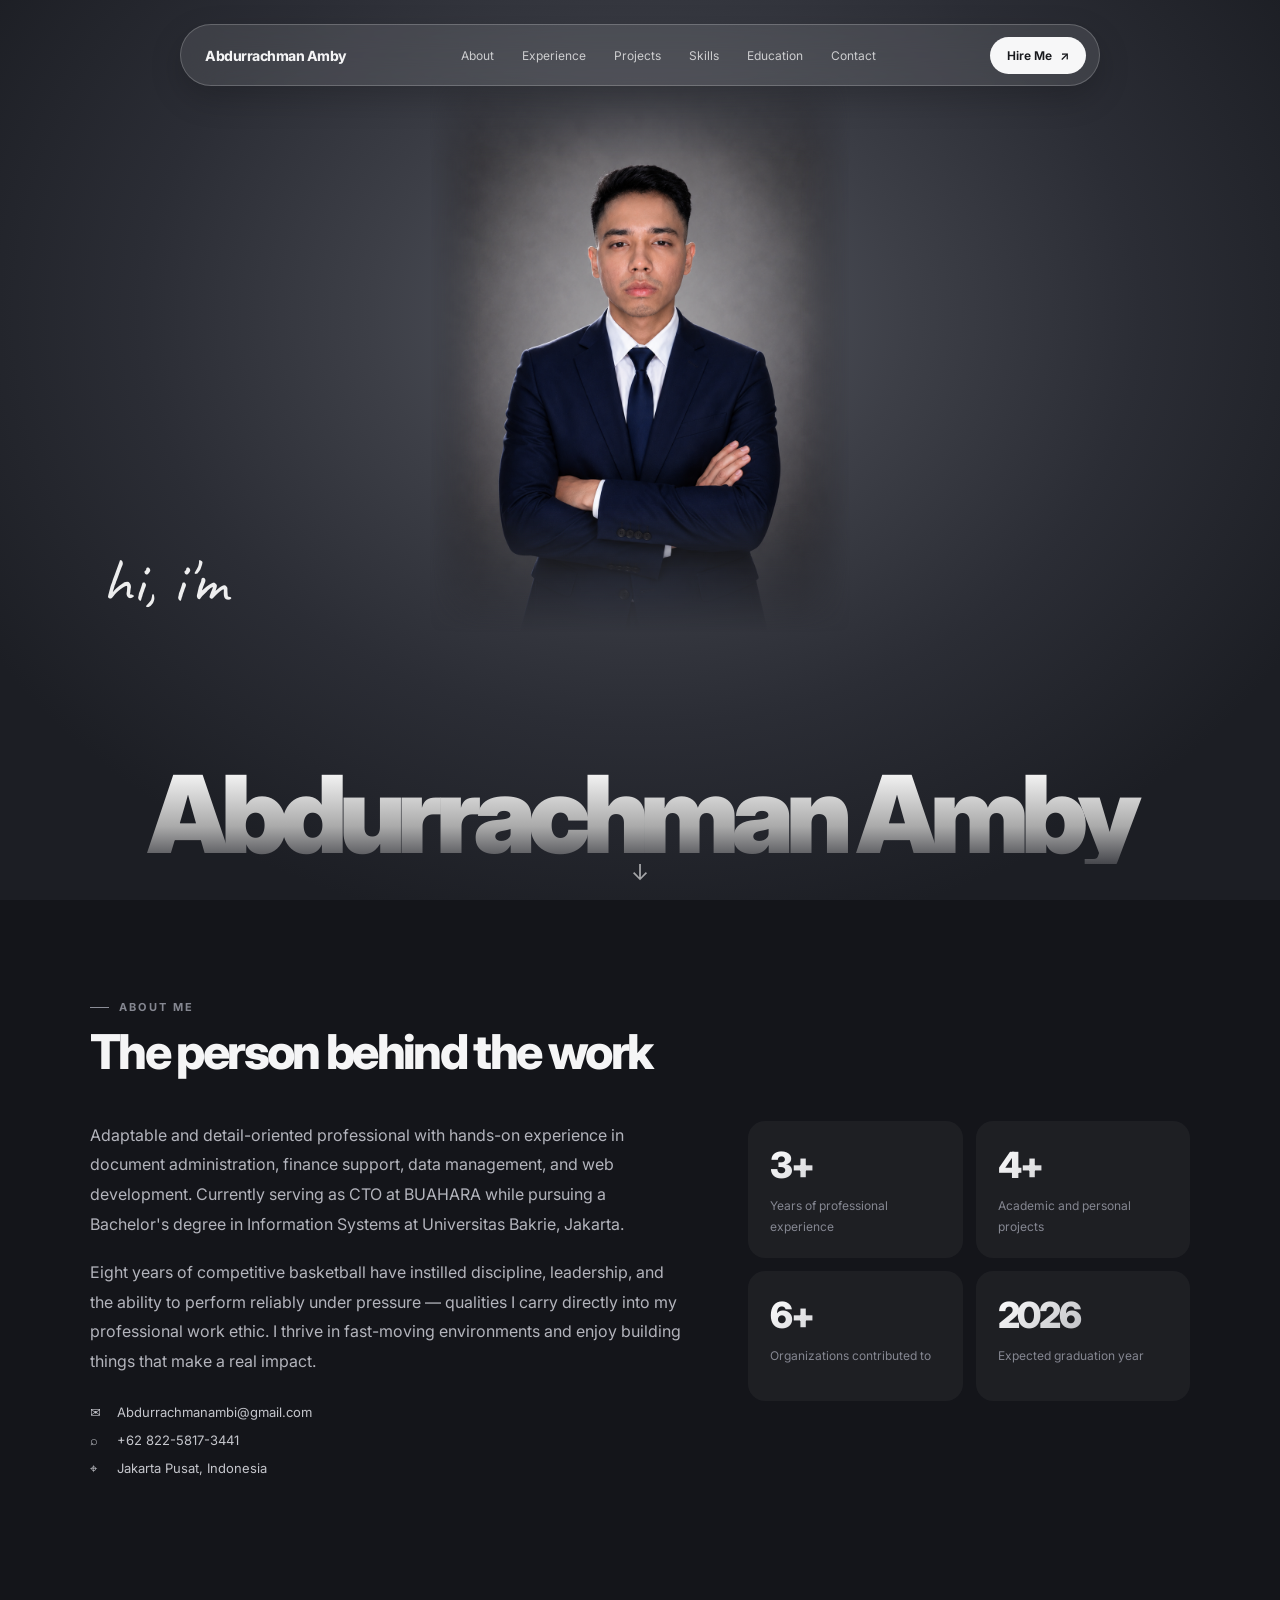
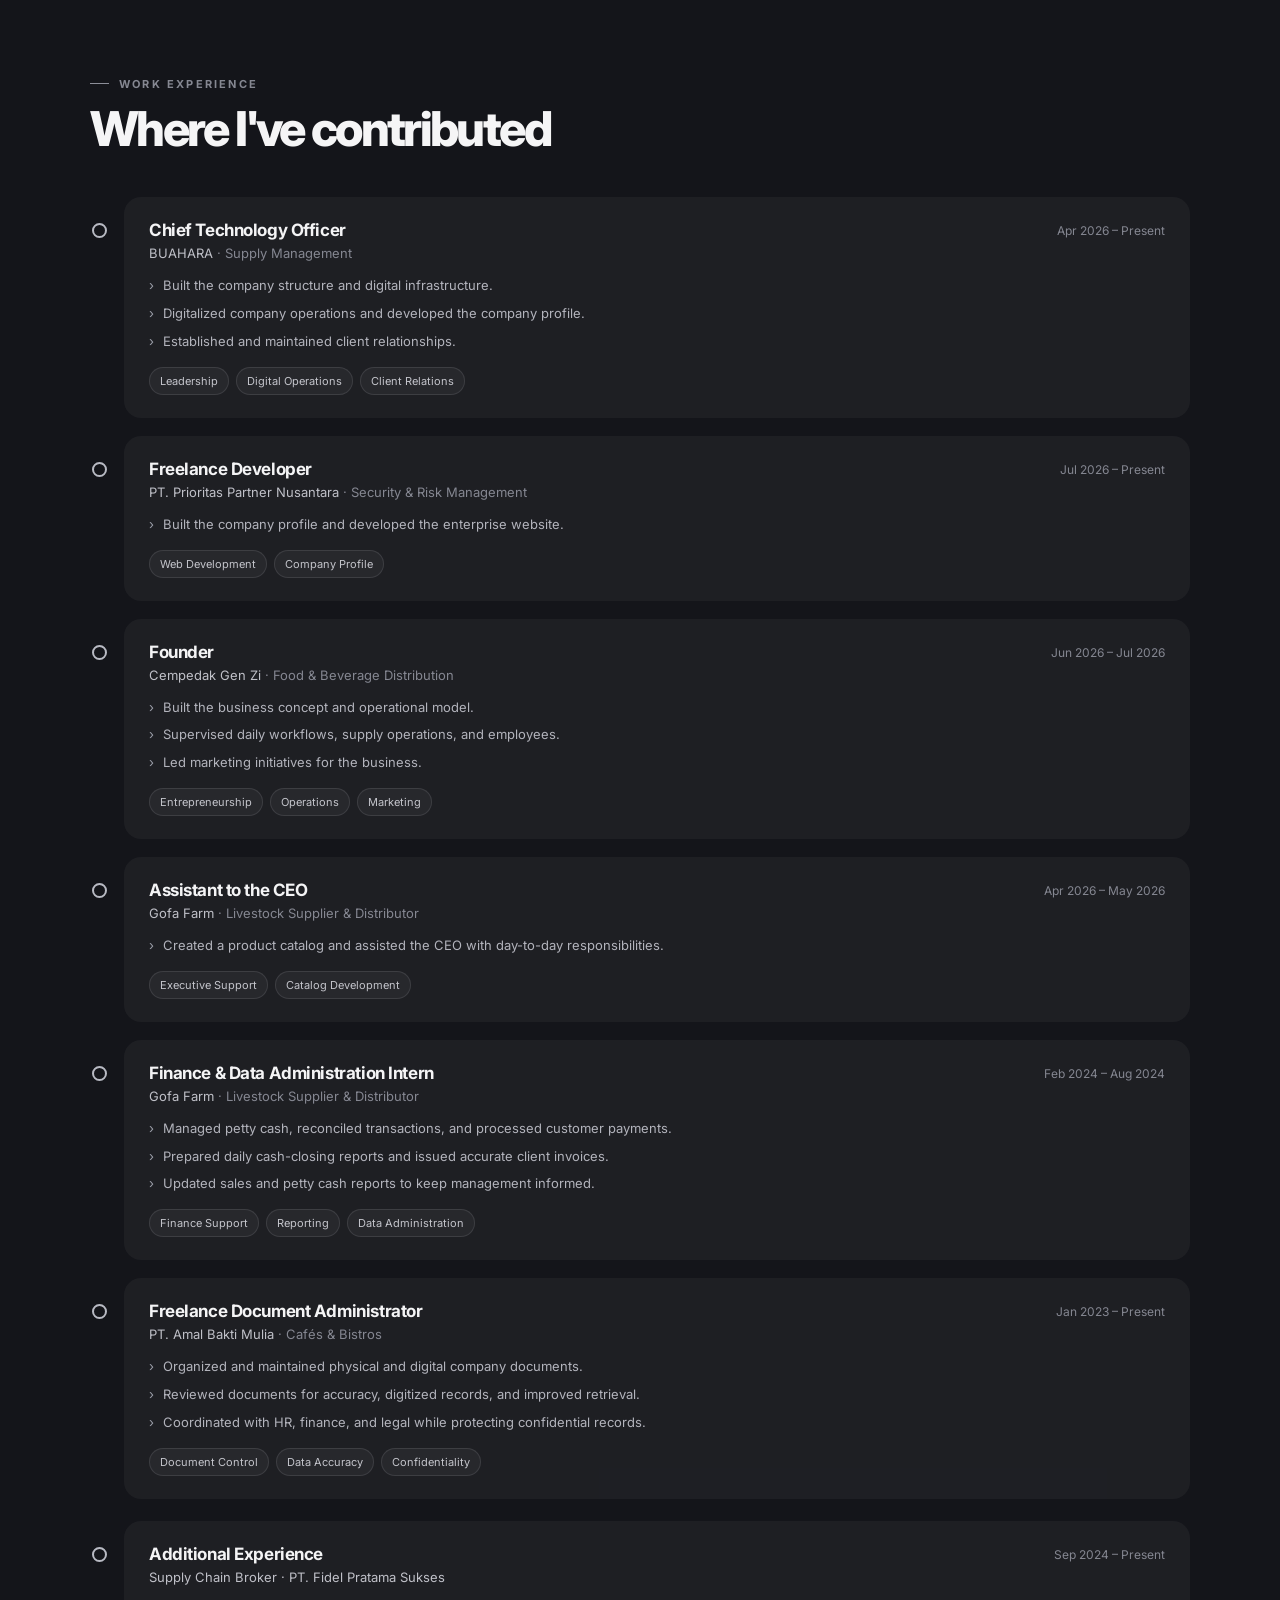
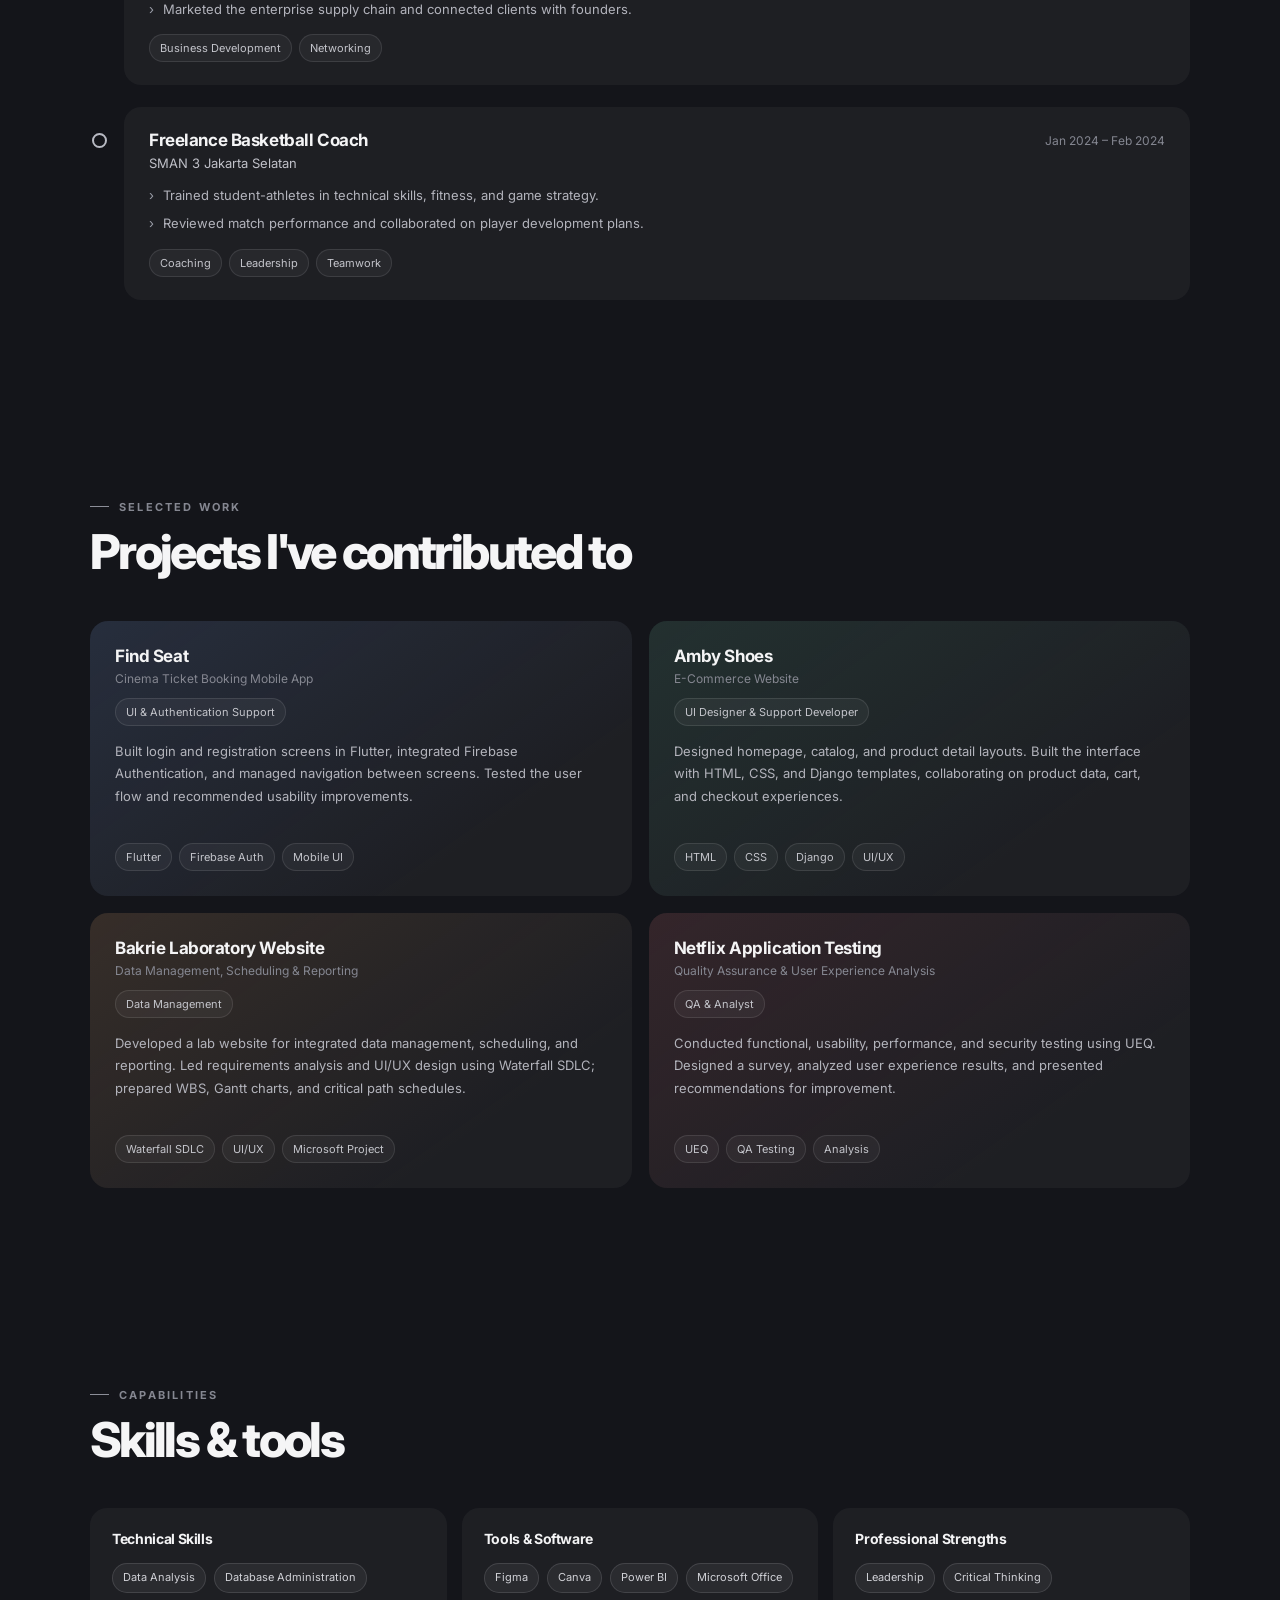
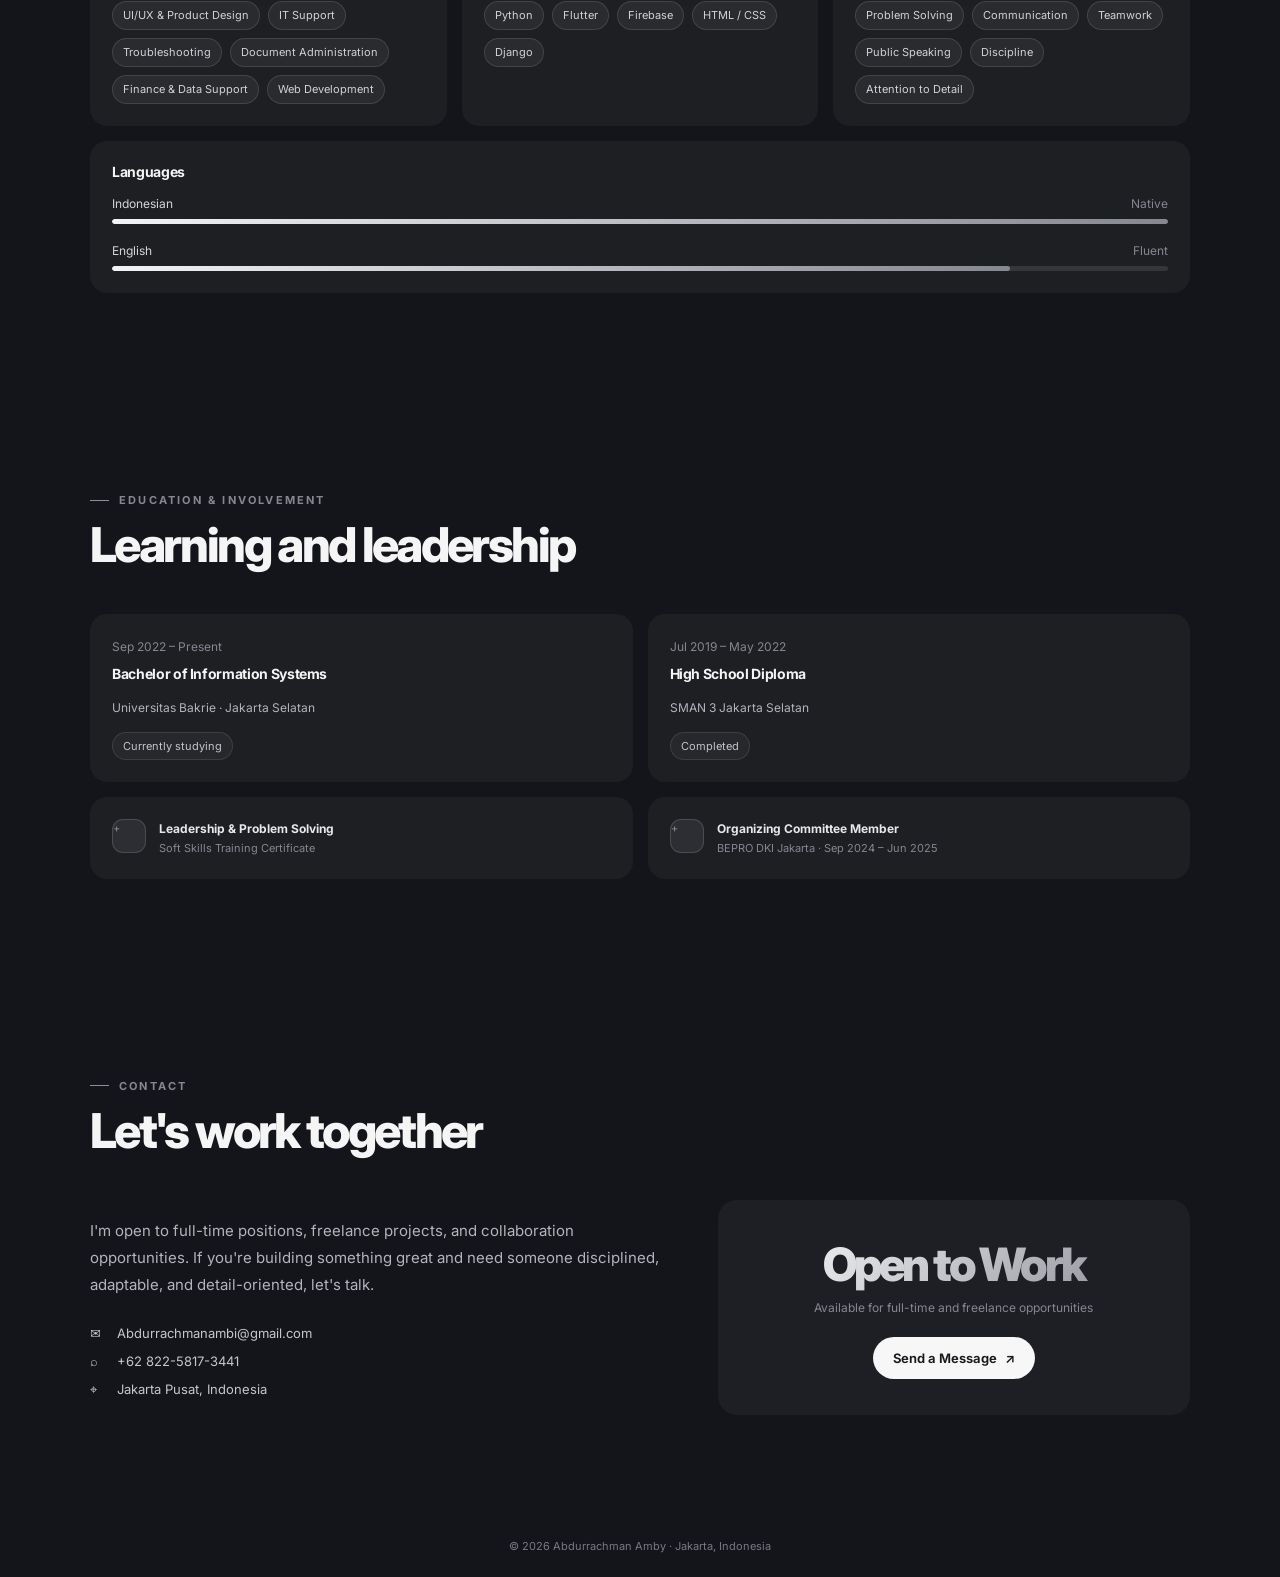
<file: index.html>
<!doctype html>
<html lang="en">
  <head>
    <meta charset="UTF-8">
    <meta name="viewport" content="width=device-width, initial-scale=1">
    <meta name="theme-color" content="#24262d">
    <title>Abdurrachman Amby | Professional Portfolio</title>
    <meta name="description" content="The portfolio of Abdurrachman Amby — information systems student and adaptable professional in administration, finance, data, and digital projects.">
    <meta property="og:title" content="Abdurrachman Amby | Professional Portfolio">
    <meta property="og:description" content="Administration, finance, data, and digital project experience.">
    <meta property="og:type" content="website">
    <meta name="twitter:card" content="summary">
    <link rel="icon" type="image/svg+xml" href="./favicon.svg">
    <link rel="preconnect" href="https://fonts.googleapis.com">
    <link rel="preconnect" href="https://fonts.gstatic.com" crossorigin>
    <link href="https://fonts.googleapis.com/css2?family=Caveat:wght@400;600&family=Inter:wght@400;500;600;700;800;900&display=swap" rel="stylesheet">
    <script>document.documentElement.classList.add('js');</script>
    <style>
      :root {
        color-scheme: dark;
        --ink: #f4f4f5;
        --muted: #b3b4bc;
        --subtle: #858791;
        src="hero.jpg"
        --line: rgba(255, 255, 255, .11);
        --panel: rgba(255, 255, 255, .045);
        --page: #14151a;
        --font: Inter, ui-sans-serif, system-ui, -apple-system, BlinkMacSystemFont, "Segoe UI", sans-serif;
      }

      * { box-sizing: border-box; }
      html { scroll-behavior: smooth; scroll-padding-top: 110px; }
      body {
        margin: 0;
        background: var(--page);
        color: var(--ink);
        font-family: var(--font);
        -webkit-font-smoothing: antialiased;
      }
      a { color: inherit; }
      button, a { -webkit-tap-highlight-color: transparent; }
      a:focus-visible, button:focus-visible { outline: 2px solid #fff; outline-offset: 4px; }

      .hero {
        position: relative;
        display: grid;
        min-height: 100svh;
        place-items: center;
        overflow: hidden;
        isolation: isolate;
        background: radial-gradient(ellipse 60% 70% at 50% 35%, #545760 0%, #3d3f47 35%, #2b2d35 65%, #1c1e24 100%);
      }
      .nav-wrap {
        position: fixed;
        z-index: 50;
        top: 24px;
        left: 50%;
        width: min(100% - 32px, 920px);
        transform: translateX(-50%);
      }
      .nav {
        display: flex;
        align-items: center;
        justify-content: space-between;
        gap: 20px;
        min-height: 62px;
        padding: 9px 13px 9px 24px;
        border: 1px solid rgba(255,255,255,.2);
        border-radius: 999px;
        background: rgba(255,255,255,.1);
        box-shadow: 0 12px 32px rgba(0,0,0,.18);
        backdrop-filter: blur(18px);
        transition: background .25s, border-color .25s;
      }
      .nav.scrolled { background: rgba(23,24,29,.9); border-color: var(--line); }
      .brand { flex: 0 0 auto; font-size: 14px; font-weight: 750; letter-spacing: -.035em; text-decoration: none; }
      .nav-links { display: flex; align-items: center; gap: clamp(13px, 2.2vw, 28px); }
      .nav-links a {
        position: relative;
        color: rgba(255,255,255,.72);
        font-size: 12px;
        text-decoration: none;
        transition: color .2s;
      }
      .nav-links a::after {
        position: absolute;
        right: 0;
        bottom: -5px;
        left: 0;
        height: 1px;
        background: #fff;
        content: "";
        transform: scaleX(0);
        transform-origin: left;
        transition: transform .2s;
      }
      .nav-links a:hover { color: #fff; }
      .nav-links a:hover::after { transform: scaleX(1); }
      .hire-link {
        display: inline-flex;
        flex: 0 0 auto;
        align-items: center;
        gap: 8px;
        padding: 11px 17px;
        border-radius: 999px;
        background: #f7f7f8;
        color: #18191d;
        font-size: 12px;
        font-weight: 650;
        text-decoration: none;
        transition: background .2s, transform .2s;
      }
      .hire-link:hover { transform: translateY(-1px); background: #dedee2; }
      .menu-toggle {
        display: none;
        width: 40px;
        height: 40px;
        border: 1px solid var(--line);
        border-radius: 50%;
        background: rgba(255,255,255,.08);
        color: white;
        font: inherit;
        font-size: 20px;
      }

      .portrait {
        position: absolute;
        z-index: 2;
        top: 8%;
        left: 50%;
        width: min(420px, 74vw);
        transform: translateX(-50%);
        -webkit-mask-image: linear-gradient(to bottom, transparent 0%, #000 16%, #000 77%, transparent 100%), linear-gradient(to right, transparent 0%, #000 12%, #000 88%, transparent 100%);
        mask-image: linear-gradient(to bottom, transparent 0%, #000 16%, #000 77%, transparent 100%), linear-gradient(to right, transparent 0%, #000 12%, #000 88%, transparent 100%);
        -webkit-mask-composite: source-in;
        mask-composite: intersect;
        animation: portrait-in .9s .15s both;
      }
      .portrait img { display: block; width: 100%; height: auto; }
      .intro {
        position: absolute;
        z-index: 4;
        top: 61%;
        left: max(8%, calc((100% - 1100px) / 2));
        margin: 0;
        color: rgba(255,255,255,.92);
        font-family: Caveat, cursive;
        font-size: clamp(48px, 5vw, 68px);
        line-height: 1;
        animation: rise-in .7s .35s both;
      }
      .hero-name {
        position: absolute;
        z-index: 3;
        right: 0;
        bottom: 4%;
        left: 0;
        margin: 0;
        padding: 0 12px;
        background: linear-gradient(180deg, #fff 0%, #aaa 62%, #46474c 100%);
        background-clip: text;
        color: transparent;
        font-size: clamp(42px, 8.4vw, 118px);
        font-weight: 900;
        letter-spacing: -.075em;
        line-height: .92;
        text-align: center;
        -webkit-background-clip: text;
        -webkit-text-fill-color: transparent;
        animation: rise-in .8s .2s both;
      }
      .scroll-cue {
        position: absolute;
        z-index: 5;
        bottom: 15px;
        left: 50%;
        color: rgba(255,255,255,.6);
        font-size: 22px;
        text-decoration: none;
        transform: translateX(-50%);
        animation: bob 1.5s ease-in-out infinite;
      }

      main { background: var(--page); }
      .section {
        width: min(100% - 48px, 1100px);
        margin-inline: auto;
        padding: 100px 0;
        border-top: 1px solid var(--line);
      }
      .section:nth-child(even) { }
      .section-kicker {
        display: flex;
        align-items: center;
        gap: 10px;
        margin-bottom: 12px;
        color: var(--subtle);
        font-size: 11px;
        font-weight: 700;
        letter-spacing: .2em;
        text-transform: uppercase;
      }
      .section-kicker::before { width: 19px; height: 1px; background: #8c8e98; content: ""; }
      .section-title {
        margin: 0 0 42px;
        color: #f5f5f6;
        font-size: clamp(32px, 4vw, 48px);
        font-weight: 800;
        letter-spacing: -.055em;
        line-height: 1.1;
      }
      .reveal { transition: opacity .7s ease, transform .7s ease; }
      .js .reveal { opacity: 0; transform: translateY(24px); }
      .js .reveal.visible { opacity: 1; transform: translateY(0); }
      .about-grid { display: grid; grid-template-columns: 1.15fr .85fr; gap: 60px; align-items: start; }
      .about-copy p { margin: 0 0 19px; color: var(--muted); font-size: 16px; line-height: 1.85; }
      .contact-lines { display: flex; flex-direction: column; gap: 12px; margin-top: 27px; }
      .contact-lines a, .contact-lines span {
        display: flex;
        align-items: center;
        gap: 10px;
        color: #c5c6cc;
        font-size: 13px;
        text-decoration: none;
      }
      .contact-lines a:hover { color: #fff; }
      .line-icon { width: 17px; color: #9b9da7; text-align: center; }
      .stats { display: grid; grid-template-columns: repeat(2, 1fr); gap: 13px; }
      .stat, .panel, .project, .experience-card {
        border: 1px solid var(--line);
        background: var(--panel);
        transition: border-color .25s, background .25s, transform .25s;
      }
      .stat { min-height: 130px; padding: 22px; border-radius: 17px; }
      .stat:hover, .panel:hover, .project:hover, .experience-card:hover { border-color: rgba(255,255,255,.23); background-color: rgba(255,255,255,.065); }
      .stat strong {
        display: block;
        margin-bottom: 7px;
        background: linear-gradient(135deg, #fff, #92939b);
        background-clip: text;
        color: transparent;
        font-size: 36px;
        font-weight: 850;
        letter-spacing: -.06em;
        -webkit-background-clip: text;
      }
      .stat span { color: var(--subtle); font-size: 12px; line-height: 1.5; }

      .timeline { position: relative; display: grid; gap: 18px; }
      .timeline::before { position: absolute; top: 18px; bottom: 18px; left: 9px; width: 1px; background: var(--line); content: ""; }
      .experience-card { position: relative; margin-left: 34px; padding: 23px 25px; border-radius: 17px; }
      .experience-card::before {
        position: absolute;
        top: 26px;
        left: -32px;
        width: 11px;
        height: 11px;
        border: 2px solid #b8bac3;
        border-radius: 50%;
        background: var(--page);
        content: "";
      }
      .experience-head { display: flex; justify-content: space-between; gap: 15px; margin-bottom: 14px; }
      .experience-head h3, .project h3, .panel h3 { margin: 0 0 5px; color: #f4f4f5; font-size: 17px; font-weight: 700; letter-spacing: -.025em; }
      .company { margin: 0; color: #c0c1c8; font-size: 13px; }
      .sector { color: var(--subtle); }
      .date { flex: 0 0 auto; padding-top: 3px; color: var(--subtle); font-size: 12px; text-align: right; }
      .experience-card ul { display: grid; gap: 7px; margin: 0; padding: 0; list-style: none; }
      .experience-card li { display: flex; gap: 9px; color: var(--muted); font-size: 13px; line-height: 1.6; }
      .experience-card li::before { color: #9da0aa; content: "›"; }
      .experience-tags { display: flex; flex-wrap: wrap; gap: 7px; margin-top: 15px; }
      .pill { display: inline-flex; align-items: center; padding: 6px 10px; border: 1px solid rgba(255,255,255,.1); border-radius: 999px; background: rgba(255,255,255,.045); color: #c4c5cb; font-size: 11px; }
      .other-experience { margin-top: 22px; }

      .project-grid { display: grid; grid-template-columns: repeat(2, 1fr); gap: 17px; }
      .project { display: flex; min-height: 275px; flex-direction: column; padding: 25px; border-radius: 18px; }
      .project:nth-child(4n+1) { background-image: linear-gradient(145deg, rgba(78,112,170,.19), transparent 75%); }
      .project:nth-child(4n+2) { background-image: linear-gradient(145deg, rgba(61,138,111,.17), transparent 75%); }
      .project:nth-child(4n+3) { background-image: linear-gradient(145deg, rgba(174,120,67,.17), transparent 75%); }
      .project:nth-child(4n) { background-image: linear-gradient(145deg, rgba(161,71,77,.17), transparent 75%); }
      .project:hover { transform: translateY(-3px); }
      .project-subtitle { margin: 0 0 12px; color: var(--subtle); font-size: 12px; }
      .project-role { align-self: flex-start; margin-bottom: 14px; }
      .project-description { margin: 0 0 22px; color: var(--muted); font-size: 13px; line-height: 1.75; }
      .project-stack { display: flex; flex-wrap: wrap; gap: 7px; margin-top: auto; }

      .skill-grid { display: grid; grid-template-columns: repeat(3, 1fr); gap: 15px; }
      .panel { padding: 22px; border-radius: 17px; }
      .panel h3 { margin-bottom: 16px; font-size: 14px; }
      .chips { display: flex; flex-wrap: wrap; gap: 8px; }
      .chip { padding: 7px 10px; border: 1px solid rgba(255,255,255,.12); border-radius: 999px; background: rgba(255,255,255,.055); color: #d1d2d7; font-size: 11px; line-height: 1.2; }
      .language-panel { margin-top: 15px; }
      .language-row + .language-row { margin-top: 19px; }
      .language-label { display: flex; justify-content: space-between; margin-bottom: 8px; color: #d6d6da; font-size: 12px; }
      .language-label span:last-child { color: var(--subtle); }
      .language-track { height: 5px; overflow: hidden; border-radius: 99px; background: rgba(255,255,255,.1); }
      .language-fill { width: 0; height: 100%; border-radius: inherit; background: linear-gradient(90deg,#f3f3f5,#858791); transition: width 1s ease .2s; }
      .visible .language-fill { width: var(--level); }

      .education-grid, .extra-grid { display: grid; grid-template-columns: repeat(2, 1fr); gap: 15px; }
      .education-card { min-height: 154px; }
      .education-card p, .small-copy { margin: 0; color: var(--muted); font-size: 12px; line-height: 1.6; }
      .education-card .date { text-align: left; margin-bottom: 11px; }
      .education-card .pill { margin-top: 15px; }
      .extra-grid { margin-top: 15px; }
      .extra-item { display: flex; gap: 13px; align-items: flex-start; }
      .extra-symbol { display: grid; width: 34px; height: 34px; flex: 0 0 34px; place-items: center; border: 1px solid rgba(255,255,255,.14); border-radius: 11px; background: rgba(255,255,255,.07); color: #dedee2; font-size: 14px; }
      .extra-item strong { display: block; margin: 2px 0 4px; color: #e8e8eb; font-size: 12px; }
      .extra-item span { display: block; color: var(--subtle); font-size: 11px; line-height: 1.5; }

      .contact-grid { display: grid; grid-template-columns: 1.1fr .9fr; gap: 50px; align-items: center; }
      .contact-copy { margin: 0 0 23px; color: var(--muted); font-size: 15px; line-height: 1.8; }
      .open-card { padding: 36px 25px; border: 1px solid var(--line); border-radius: 19px; background: rgba(255,255,255,.045); text-align: center; }
      .open-card h3 {
        margin: 0 0 8px;
        background: linear-gradient(135deg, #fff, #898b94);
        background-clip: text;
        color: transparent;
        font-size: clamp(30px, 4vw, 46px);
        font-weight: 850;
        letter-spacing: -.07em;
        -webkit-background-clip: text;
      }
      .open-card p { margin: 0 0 22px; color: var(--subtle); font-size: 12px; }
      .open-card .hire-link { padding: 13px 20px; font-size: 13px; }
      footer { padding: 24px; border-top: 1px solid var(--line); color: #777983; font-size: 11px; text-align: center; }

      @keyframes portrait-in { from { opacity: 0; translate: 0 20px; } to { opacity: 1; translate: 0 0; } }
      @keyframes rise-in { from { opacity: 0; translate: 0 18px; } to { opacity: 1; translate: 0 0; } }
      @keyframes bob { 0%,100% { translate: 0 0; } 50% { translate: 0 6px; } }

      @media (max-width: 760px) {
        .nav-wrap { top: 14px; width: calc(100% - 22px); }
        .nav { min-height: 56px; padding: 7px 8px 7px 16px; gap: 9px; }
        .brand { font-size: 12px; }
        .nav-links { display: none; position: absolute; top: 64px; right: 0; left: 0; padding: 13px; border: 1px solid var(--line); border-radius: 20px; background: rgba(24,25,30,.96); box-shadow: 0 14px 30px rgba(0,0,0,.25); }
        .nav-links.open { display: grid; gap: 0; }
        .nav-links a { padding: 12px 10px; font-size: 14px; }
        .nav-links a::after { display: none; }
        .hire-link { margin-left: auto; padding: 10px 12px; font-size: 11px; }
        .menu-toggle { display: inline-grid; flex: 0 0 40px; place-items: center; cursor: pointer; }
        .portrait { top: 12%; width: min(360px, 92vw); }
        .intro { top: 59%; left: 7%; font-size: 52px; }
        .hero-name { bottom: 7%; padding-inline: 9px; font-size: clamp(37px, 9.8vw, 72px); letter-spacing: -.08em; }
        .scroll-cue { bottom: 10px; }
        .section { width: calc(100% - 38px); padding: 76px 0; }
        .section-title { margin-bottom: 30px; }
        .about-grid, .contact-grid { grid-template-columns: 1fr; gap: 32px; }
        .experience-head { flex-direction: column; gap: 8px; }
        .date { text-align: left; }
        .project-grid, .skill-grid, .education-grid, .extra-grid { grid-template-columns: 1fr; }
        .project { min-height: auto; }
        .contact-grid { gap: 25px; }
      }
      @media (max-width: 420px) {
        .brand { max-width: 135px; font-size: 11px; }
        .hero-name { bottom: 8%; font-size: 9.4vw; letter-spacing: -.085em; }
        .intro { top: 60%; font-size: 46px; }
        .stat { min-height: 112px; padding: 17px; }
        .stat strong { font-size: 31px; }
        .experience-card { margin-left: 23px; padding: 19px 17px; }
        .experience-card::before { left: -23px; }
      }
      @media (prefers-reduced-motion: reduce) {
        *, *::before, *::after { scroll-behavior: auto !important; animation-duration: .01ms !important; animation-iteration-count: 1 !important; transition-duration: .01ms !important; }
        .js .reveal { opacity: 1; transform: none; }
      }
    </style>
  </head>
  <body>
    <header class="hero" id="top">
      <div class="nav-wrap">
        <nav class="nav" aria-label="Main navigation">
          <a class="brand" href="#top">Abdurrachman Amby</a>
          <div class="nav-links" id="nav-links">
            <a href="#about">About</a>
            <a href="#experience">Experience</a>
            <a href="#projects">Projects</a>
            <a href="#skills">Skills</a>
            <a href="#education">Education</a>
            <a href="#contact">Contact</a>
          </div>
          <a class="hire-link" href="mailto:Abdurrachmanambi@gmail.com">Hire Me <span aria-hidden="true">↗</span></a>
          <button class="menu-toggle" type="button" aria-label="Open navigation menu" aria-expanded="false" aria-controls="nav-links">☰</button>
        </nav>
      </div>
      <div class="portrait" aria-hidden="true"><img src="916807B0-B4F7-47C1-AD99-9C4C086E3170_1785433159537.PNG" alt=""></div>
      <p class="intro">hi, i'm</p>
      <h1 class="hero-name">Abdurrachman Amby</h1>
      <a class="scroll-cue" href="#about" aria-label="Scroll to about section">↓</a>
    </header>

    <main>
      <section class="section" id="about">
        <div class="reveal">
          <div class="section-kicker">About Me</div>
          <h2 class="section-title">The person behind the work</h2>
        </div>
        <div class="about-grid">
          <div class="about-copy reveal">
            <p>Adaptable and detail-oriented professional with hands-on experience in document administration, finance support, data management, and web development. Currently serving as CTO at BUAHARA while pursuing a Bachelor's degree in Information Systems at Universitas Bakrie, Jakarta.</p>
            <p>Eight years of competitive basketball have instilled discipline, leadership, and the ability to perform reliably under pressure — qualities I carry directly into my professional work ethic. I thrive in fast-moving environments and enjoy building things that make a real impact.</p>
            <div class="contact-lines">
              <a href="mailto:Abdurrachmanambi@gmail.com"><span class="line-icon" aria-hidden="true">✉</span>Abdurrachmanambi@gmail.com</a>
              <a href="tel:+6282258173441"><span class="line-icon" aria-hidden="true">⌕</span>+62 822-5817-3441</a>
              <span><span class="line-icon" aria-hidden="true">⌖</span>Jakarta Pusat, Indonesia</span>
            </div>
          </div>
          <div class="stats">
            <div class="stat reveal"><strong>3+</strong><span>Years of professional experience</span></div>
            <div class="stat reveal"><strong>4+</strong><span>Academic and personal projects</span></div>
            <div class="stat reveal"><strong>6+</strong><span>Organizations contributed to</span></div>
            <div class="stat reveal"><strong>2026</strong><span>Expected graduation year</span></div>
          </div>
        </div>
      </section>

      <section class="section" id="experience">
        <div class="reveal">
          <div class="section-kicker">Work Experience</div>
          <h2 class="section-title">Where I've contributed</h2>
        </div>
        <div class="timeline">
          <article class="experience-card reveal">
            <div class="experience-head"><div><h3>Chief Technology Officer</h3><p class="company">BUAHARA <span class="sector">· Supply Management</span></p></div><span class="date">Apr 2026 – Present</span></div>
            <ul><li>Built the company structure and digital infrastructure.</li><li>Digitalized company operations and developed the company profile.</li><li>Established and maintained client relationships.</li></ul>
            <div class="experience-tags"><span class="pill">Leadership</span><span class="pill">Digital Operations</span><span class="pill">Client Relations</span></div>
          </article>
          <article class="experience-card reveal">
            <div class="experience-head"><div><h3>Freelance Developer</h3><p class="company">PT. Prioritas Partner Nusantara <span class="sector">· Security &amp; Risk Management</span></p></div><span class="date">Jul 2026 – Present</span></div>
            <ul><li>Built the company profile and developed the enterprise website.</li></ul>
            <div class="experience-tags"><span class="pill">Web Development</span><span class="pill">Company Profile</span></div>
          </article>
          <article class="experience-card reveal">
            <div class="experience-head"><div><h3>Founder</h3><p class="company">Cempedak Gen Zi <span class="sector">· Food &amp; Beverage Distribution</span></p></div><span class="date">Jun 2026 – Jul 2026</span></div>
            <ul><li>Built the business concept and operational model.</li><li>Supervised daily workflows, supply operations, and employees.</li><li>Led marketing initiatives for the business.</li></ul>
            <div class="experience-tags"><span class="pill">Entrepreneurship</span><span class="pill">Operations</span><span class="pill">Marketing</span></div>
          </article>
          <article class="experience-card reveal">
            <div class="experience-head"><div><h3>Assistant to the CEO</h3><p class="company">Gofa Farm <span class="sector">· Livestock Supplier &amp; Distributor</span></p></div><span class="date">Apr 2026 – May 2026</span></div>
            <ul><li>Created a product catalog and assisted the CEO with day-to-day responsibilities.</li></ul>
            <div class="experience-tags"><span class="pill">Executive Support</span><span class="pill">Catalog Development</span></div>
          </article>
          <article class="experience-card reveal">
            <div class="experience-head"><div><h3>Finance &amp; Data Administration Intern</h3><p class="company">Gofa Farm <span class="sector">· Livestock Supplier &amp; Distributor</span></p></div><span class="date">Feb 2024 – Aug 2024</span></div>
            <ul><li>Managed petty cash, reconciled transactions, and processed customer payments.</li><li>Prepared daily cash-closing reports and issued accurate client invoices.</li><li>Updated sales and petty cash reports to keep management informed.</li></ul>
            <div class="experience-tags"><span class="pill">Finance Support</span><span class="pill">Reporting</span><span class="pill">Data Administration</span></div>
          </article>
          <article class="experience-card reveal">
            <div class="experience-head"><div><h3>Freelance Document Administrator</h3><p class="company">PT. Amal Bakti Mulia <span class="sector">· Cafés &amp; Bistros</span></p></div><span class="date">Jan 2023 – Present</span></div>
            <ul><li>Organized and maintained physical and digital company documents.</li><li>Reviewed documents for accuracy, digitized records, and improved retrieval.</li><li>Coordinated with HR, finance, and legal while protecting confidential records.</li></ul>
            <div class="experience-tags"><span class="pill">Document Control</span><span class="pill">Data Accuracy</span><span class="pill">Confidentiality</span></div>
          </article>
        </div>
        <article class="experience-card other-experience reveal">
          <div class="experience-head"><div><h3>Additional Experience</h3><p class="company">Supply Chain Broker · PT. Fidel Pratama Sukses</p></div><span class="date">Sep 2024 – Present</span></div>
          <ul><li>Marketed the enterprise supply chain and connected clients with founders.</li></ul>
          <div class="experience-tags"><span class="pill">Business Development</span><span class="pill">Networking</span></div>
        </article>
        <article class="experience-card other-experience reveal">
          <div class="experience-head"><div><h3>Freelance Basketball Coach</h3><p class="company">SMAN 3 Jakarta Selatan</p></div><span class="date">Jan 2024 – Feb 2024</span></div>
          <ul><li>Trained student-athletes in technical skills, fitness, and game strategy.</li><li>Reviewed match performance and collaborated on player development plans.</li></ul>
          <div class="experience-tags"><span class="pill">Coaching</span><span class="pill">Leadership</span><span class="pill">Teamwork</span></div>
        </article>
      </section>

      <section class="section" id="projects">
        <div class="reveal">
          <div class="section-kicker">Selected Work</div>
          <h2 class="section-title">Projects I've contributed to</h2>
        </div>
        <div class="project-grid">
          <article class="project reveal">
            <h3>Find Seat</h3><p class="project-subtitle">Cinema Ticket Booking Mobile App</p><span class="pill project-role">UI &amp; Authentication Support</span>
            <p class="project-description">Built login and registration screens in Flutter, integrated Firebase Authentication, and managed navigation between screens. Tested the user flow and recommended usability improvements.</p>
            <div class="project-stack"><span class="pill">Flutter</span><span class="pill">Firebase Auth</span><span class="pill">Mobile UI</span></div>
          </article>
          <article class="project reveal">
            <h3>Amby Shoes</h3><p class="project-subtitle">E-Commerce Website</p><span class="pill project-role">UI Designer &amp; Support Developer</span>
            <p class="project-description">Designed homepage, catalog, and product detail layouts. Built the interface with HTML, CSS, and Django templates, collaborating on product data, cart, and checkout experiences.</p>
            <div class="project-stack"><span class="pill">HTML</span><span class="pill">CSS</span><span class="pill">Django</span><span class="pill">UI/UX</span></div>
          </article>
          <article class="project reveal">
            <h3>Bakrie Laboratory Website</h3><p class="project-subtitle">Data Management, Scheduling &amp; Reporting</p><span class="pill project-role">Data Management</span>
            <p class="project-description">Developed a lab website for integrated data management, scheduling, and reporting. Led requirements analysis and UI/UX design using Waterfall SDLC; prepared WBS, Gantt charts, and critical path schedules.</p>
            <div class="project-stack"><span class="pill">Waterfall SDLC</span><span class="pill">UI/UX</span><span class="pill">Microsoft Project</span></div>
          </article>
          <article class="project reveal">
            <h3>Netflix Application Testing</h3><p class="project-subtitle">Quality Assurance &amp; User Experience Analysis</p><span class="pill project-role">QA &amp; Analyst</span>
            <p class="project-description">Conducted functional, usability, performance, and security testing using UEQ. Designed a survey, analyzed user experience results, and presented recommendations for improvement.</p>
            <div class="project-stack"><span class="pill">UEQ</span><span class="pill">QA Testing</span><span class="pill">Analysis</span></div>
          </article>
        </div>
      </section>

      <section class="section" id="skills">
        <div class="reveal">
          <div class="section-kicker">Capabilities</div>
          <h2 class="section-title">Skills &amp; tools</h2>
        </div>
        <div class="skill-grid">
          <article class="panel reveal"><h3>Technical Skills</h3><div class="chips"><span class="chip">Data Analysis</span><span class="chip">Database Administration</span><span class="chip">UI/UX &amp; Product Design</span><span class="chip">IT Support</span><span class="chip">Troubleshooting</span><span class="chip">Document Administration</span><span class="chip">Finance &amp; Data Support</span><span class="chip">Web Development</span></div></article>
          <article class="panel reveal"><h3>Tools &amp; Software</h3><div class="chips"><span class="chip">Figma</span><span class="chip">Canva</span><span class="chip">Power BI</span><span class="chip">Microsoft Office</span><span class="chip">Python</span><span class="chip">Flutter</span><span class="chip">Firebase</span><span class="chip">HTML / CSS</span><span class="chip">Django</span></div></article>
          <article class="panel reveal"><h3>Professional Strengths</h3><div class="chips"><span class="chip">Leadership</span><span class="chip">Critical Thinking</span><span class="chip">Problem Solving</span><span class="chip">Communication</span><span class="chip">Teamwork</span><span class="chip">Public Speaking</span><span class="chip">Discipline</span><span class="chip">Attention to Detail</span></div></article>
        </div>
        <article class="panel language-panel reveal">
          <h3>Languages</h3>
          <div class="language-row"><div class="language-label"><span>Indonesian</span><span>Native</span></div><div class="language-track"><div class="language-fill" style="--level:100%"></div></div></div>
          <div class="language-row"><div class="language-label"><span>English</span><span>Fluent</span></div><div class="language-track"><div class="language-fill" style="--level:85%"></div></div></div>
        </article>
      </section>

      <section class="section" id="education">
        <div class="reveal">
          <div class="section-kicker">Education &amp; Involvement</div>
          <h2 class="section-title">Learning and leadership</h2>
        </div>
        <div class="education-grid">
          <article class="panel education-card reveal"><div class="date">Sep 2022 – Present</div><h3>Bachelor of Information Systems</h3><p>Universitas Bakrie · Jakarta Selatan</p><span class="pill">Currently studying</span></article>
          <article class="panel education-card reveal"><div class="date">Jul 2019 – May 2022</div><h3>High School Diploma</h3><p>SMAN 3 Jakarta Selatan</p><span class="pill">Completed</span></article>
        </div>
        <div class="extra-grid">
          <article class="panel extra-item reveal"><span class="extra-symbol" aria-hidden="true">+</span><div><strong>Leadership &amp; Problem Solving</strong><span>Soft Skills Training Certificate</span></div></article>
          <article class="panel extra-item reveal"><span class="extra-symbol" aria-hidden="true">+</span><div><strong>Organizing Committee Member</strong><span>BEPRO DKI Jakarta · Sep 2024 – Jun 2025</span></div></article>
        </div>
      </section>

      <section class="section" id="contact">
        <div class="reveal">
          <div class="section-kicker">Contact</div>
          <h2 class="section-title">Let's work together</h2>
        </div>
        <div class="contact-grid">
          <div class="reveal">
            <p class="contact-copy">I'm open to full-time positions, freelance projects, and collaboration opportunities. If you're building something great and need someone disciplined, adaptable, and detail-oriented, let's talk.</p>
            <div class="contact-lines">
              <a href="mailto:Abdurrachmanambi@gmail.com"><span class="line-icon" aria-hidden="true">✉</span>Abdurrachmanambi@gmail.com</a>
              <a href="tel:+6282258173441"><span class="line-icon" aria-hidden="true">⌕</span>+62 822-5817-3441</a>
              <span><span class="line-icon" aria-hidden="true">⌖</span>Jakarta Pusat, Indonesia</span>
            </div>
          </div>
          <aside class="open-card reveal">
            <h3>Open to Work</h3>
            <p>Available for full-time and freelance opportunities</p>
            <a class="hire-link" href="mailto:Abdurrachmanambi@gmail.com">Send a Message <span aria-hidden="true">↗</span></a>
          </aside>
        </div>
      </section>
    </main>
    <footer>© 2026 Abdurrachman Amby · Jakarta, Indonesia</footer>

    <script>
      const nav = document.querySelector('.nav');
      const menuButton = document.querySelector('.menu-toggle');
      const navLinks = document.querySelector('.nav-links');

      function updateNav() {
        nav.classList.toggle('scrolled', window.scrollY > 60);
      }
      updateNav();
      window.addEventListener('scroll', updateNav, { passive: true });

      menuButton.addEventListener('click', () => {
        const isOpen = navLinks.classList.toggle('open');
        menuButton.setAttribute('aria-expanded', String(isOpen));
        menuButton.setAttribute('aria-label', isOpen ? 'Close navigation menu' : 'Open navigation menu');
        menuButton.textContent = isOpen ? '×' : '☰';
      });
      navLinks.querySelectorAll('a').forEach((link) => {
        link.addEventListener('click', () => {
          navLinks.classList.remove('open');
          menuButton.setAttribute('aria-expanded', 'false');
          menuButton.setAttribute('aria-label', 'Open navigation menu');
          menuButton.textContent = '☰';
        });
      });

      const revealItems = document.querySelectorAll('.reveal');
      if ('IntersectionObserver' in window) {
        const observer = new IntersectionObserver((entries, currentObserver) => {
          entries.forEach((entry) => {
            if (entry.isIntersecting) {
              entry.target.classList.add('visible');
              currentObserver.unobserve(entry.target);
            }
          });
        }, { threshold: 0.12, rootMargin: '0px 0px -35px 0px' });
        revealItems.forEach((item) => observer.observe(item));
      } else {
        revealItems.forEach((item) => item.classList.add('visible'));
      }
    </script>
  </body>
</html>
</file>
